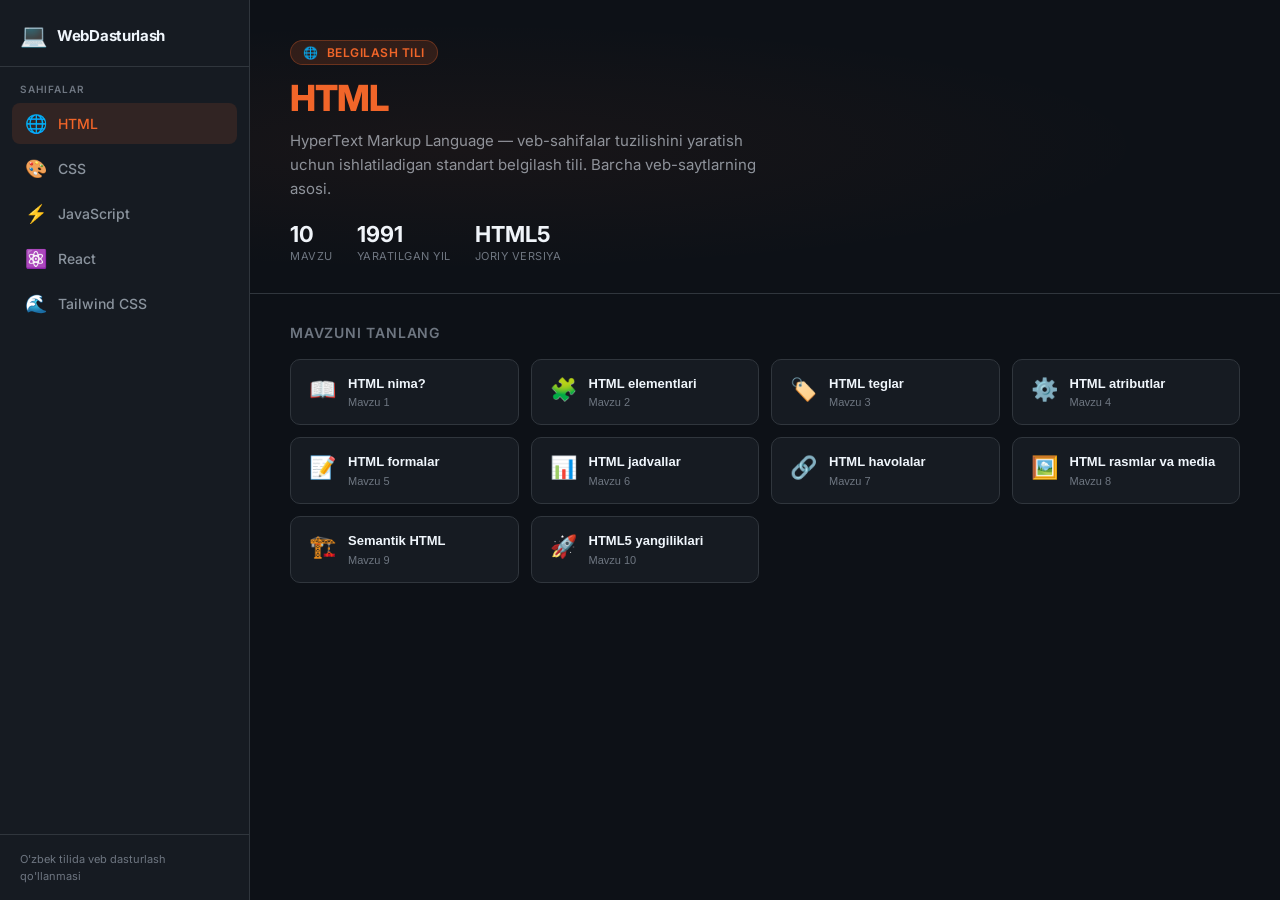
<file: index.html>
<!DOCTYPE html>
<html lang="uz">
<head>
  <meta charset="UTF-8">
  <meta name="viewport" content="width=device-width, initial-scale=1.0">
  <title>HTML — Web Dasturlash O'rganish</title>
  <link rel="stylesheet" href="styles.css">
</head>
<body class="page-html">
  <div class="app" id="app">

    <!-- ── CHAP SIDEBAR ── -->
    <nav class="left-sidebar">
      <div class="sidebar-logo">
        <span class="logo-icon">💻</span>
        <span class="logo-text">WebDasturlash</span>
      </div>
      <div class="sidebar-nav">
        <p class="nav-label">Sahifalar</p>
        <ul class="nav-links">
          <li>
            <a href="index.html" class="nav-link active">
              <span class="nav-link-icon">🌐</span>
              <span>HTML</span>
            </a>
          </li>
          <li>
            <a href="css.html" class="nav-link">
              <span class="nav-link-icon">🎨</span>
              <span>CSS</span>
            </a>
          </li>
          <li>
            <a href="js.html" class="nav-link">
              <span class="nav-link-icon">⚡</span>
              <span>JavaScript</span>
            </a>
          </li>
          <li>
            <a href="react.html" class="nav-link">
              <span class="nav-link-icon">⚛️</span>
              <span>React</span>
            </a>
          </li>
          <li>
            <a href="tailwind.html" class="nav-link">
              <span class="nav-link-icon">🌊</span>
              <span>Tailwind CSS</span>
            </a>
          </li>
        </ul>
      </div>
      <div class="sidebar-footer">
        O'zbek tilida veb dasturlash qo'llanmasi
      </div>
    </nav>

    <!-- ── ASOSIY KONTENT ── -->
    <main class="main-content">
      <div class="page-hero">
        <div class="hero-badge">
          <span>🌐</span> Belgilash tili
        </div>
        <h1 class="hero-title">HTML</h1>
        <p class="hero-sub">
          HyperText Markup Language — veb-sahifalar tuzilishini yaratish uchun ishlatiladigan standart belgilash tili. Barcha veb-saytlarning asosi.
        </p>
        <div class="hero-stats">
          <div class="stat">
            <span class="stat-num">10</span>
            <span class="stat-label">Mavzu</span>
          </div>
          <div class="stat">
            <span class="stat-num">1991</span>
            <span class="stat-label">Yaratilgan yil</span>
          </div>
          <div class="stat">
            <span class="stat-num">HTML5</span>
            <span class="stat-label">Joriy versiya</span>
          </div>
        </div>
      </div>

      <div class="topics-section">
        <h2 class="topics-heading">Mavzuni tanlang</h2>
        <div class="topics-grid" id="topicsGrid"></div>
      </div>
    </main>

    <!-- ── O'NG SIDEBAR ── -->
    <aside class="right-sidebar">
      <div class="right-empty" id="sidebarEmpty">
        <div class="right-empty-icon">👆</div>
        <div class="right-empty-title">Mavzu tanlang</div>
        <div class="right-empty-sub">Chap tarafdagi mavzulardan birini tanlang va batafsil ma'lumot o'qing</div>
      </div>
      <div class="right-content" id="sidebarContent" style="display:none">
        <div class="topic-hdr">
          <div class="topic-hdr-top">
            <div>
              <div class="topic-hdr-title" id="topicTitle"></div>
              <div class="topic-hdr-num">HTML mavzusi</div>
            </div>
            <button class="topic-hdr-close" onclick="closeSidebar()" title="Yopish">✕</button>
          </div>
          <button class="voice-btn" id="voiceBtn" onclick="toggleVoice()">
            <span>🔊</span>
            <span class="voice-text">Tinglash</span>
          </button>
          <div class="voice-settings">
            <span class="voice-settings-label">Ovoz:</span>
            <select class="voice-select" id="voiceSelect" onchange="changeVoice()">
              <option>Yuklanmoqda...</option>
            </select>
          </div>
        </div>
        <div class="topic-body" id="topicBody"></div>
      </div>
    </aside>

  </div>

  <script src="data.js"></script>
  <script src="app.js"></script>
  <script>initPage('html');</script>
</body>
</html>
</file>
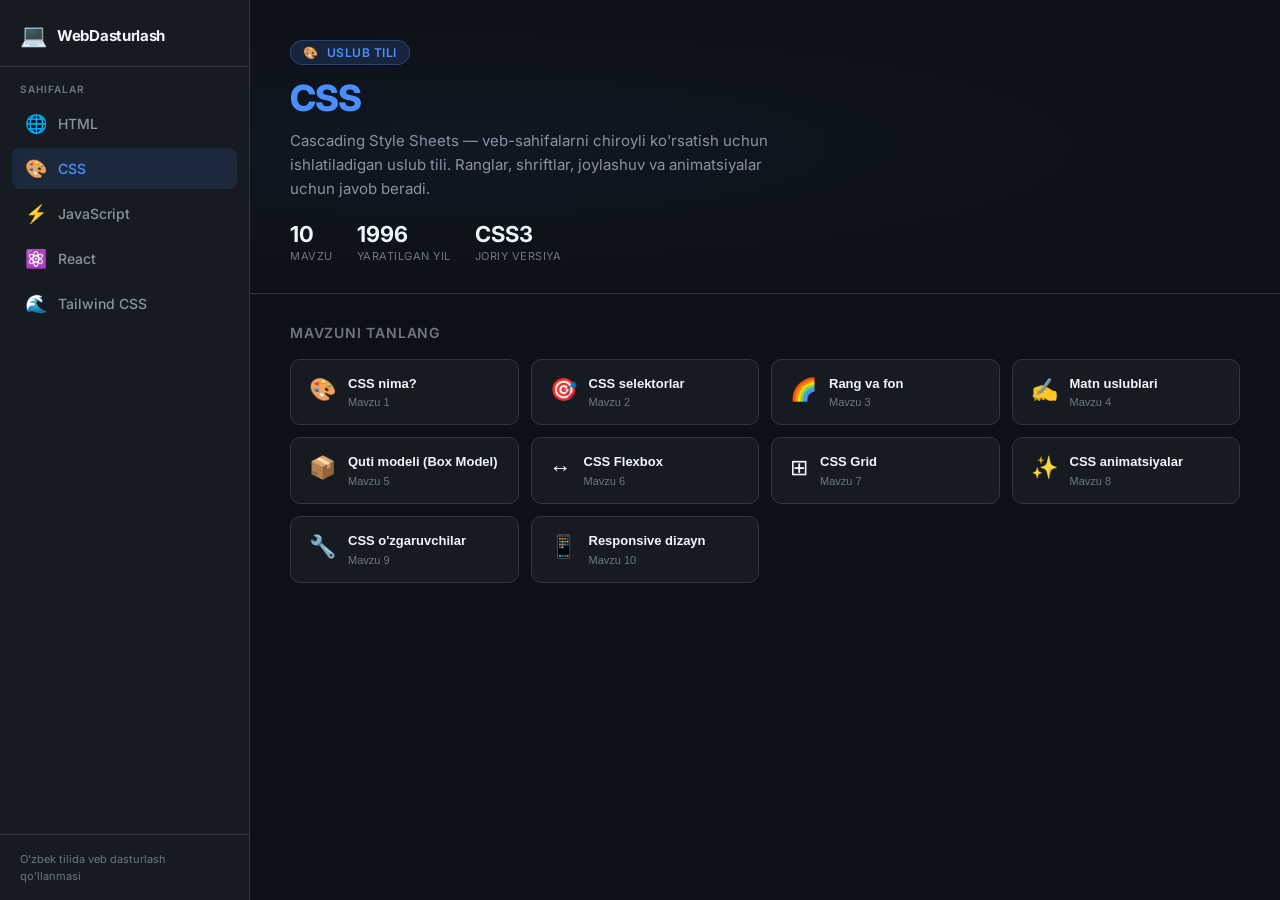
<file: css.html>
<!DOCTYPE html>
<html lang="uz">
<head>
  <meta charset="UTF-8">
  <meta name="viewport" content="width=device-width, initial-scale=1.0">
  <title>CSS — Web Dasturlash O'rganish</title>
  <link rel="stylesheet" href="styles.css">
</head>
<body class="page-css">
  <div class="app" id="app">

    <!-- ── CHAP SIDEBAR ── -->
    <nav class="left-sidebar">
      <div class="sidebar-logo">
        <span class="logo-icon">💻</span>
        <span class="logo-text">WebDasturlash</span>
      </div>
      <div class="sidebar-nav">
        <p class="nav-label">Sahifalar</p>
        <ul class="nav-links">
          <li>
            <a href="index.html" class="nav-link">
              <span class="nav-link-icon">🌐</span>
              <span>HTML</span>
            </a>
          </li>
          <li>
            <a href="css.html" class="nav-link active">
              <span class="nav-link-icon">🎨</span>
              <span>CSS</span>
            </a>
          </li>
          <li>
            <a href="js.html" class="nav-link">
              <span class="nav-link-icon">⚡</span>
              <span>JavaScript</span>
            </a>
          </li>
          <li>
            <a href="react.html" class="nav-link">
              <span class="nav-link-icon">⚛️</span>
              <span>React</span>
            </a>
          </li>
          <li>
            <a href="tailwind.html" class="nav-link">
              <span class="nav-link-icon">🌊</span>
              <span>Tailwind CSS</span>
            </a>
          </li>
        </ul>
      </div>
      <div class="sidebar-footer">
        O'zbek tilida veb dasturlash qo'llanmasi
      </div>
    </nav>

    <!-- ── ASOSIY KONTENT ── -->
    <main class="main-content">
      <div class="page-hero">
        <div class="hero-badge">
          <span>🎨</span> Uslub tili
        </div>
        <h1 class="hero-title">CSS</h1>
        <p class="hero-sub">
          Cascading Style Sheets — veb-sahifalarni chiroyli ko'rsatish uchun ishlatiladigan uslub tili. Ranglar, shriftlar, joylashuv va animatsiyalar uchun javob beradi.
        </p>
        <div class="hero-stats">
          <div class="stat">
            <span class="stat-num">10</span>
            <span class="stat-label">Mavzu</span>
          </div>
          <div class="stat">
            <span class="stat-num">1996</span>
            <span class="stat-label">Yaratilgan yil</span>
          </div>
          <div class="stat">
            <span class="stat-num">CSS3</span>
            <span class="stat-label">Joriy versiya</span>
          </div>
        </div>
      </div>

      <div class="topics-section">
        <h2 class="topics-heading">Mavzuni tanlang</h2>
        <div class="topics-grid" id="topicsGrid"></div>
      </div>
    </main>

    <!-- ── O'NG SIDEBAR ── -->
    <aside class="right-sidebar">
      <div class="right-empty" id="sidebarEmpty">
        <div class="right-empty-icon">👆</div>
        <div class="right-empty-title">Mavzu tanlang</div>
        <div class="right-empty-sub">Chap tarafdagi mavzulardan birini tanlang va batafsil ma'lumot o'qing</div>
      </div>
      <div class="right-content" id="sidebarContent" style="display:none">
        <div class="topic-hdr">
          <div class="topic-hdr-top">
            <div>
              <div class="topic-hdr-title" id="topicTitle"></div>
              <div class="topic-hdr-num">CSS mavzusi</div>
            </div>
            <button class="topic-hdr-close" onclick="closeSidebar()" title="Yopish">✕</button>
          </div>
          <button class="voice-btn" id="voiceBtn" onclick="toggleVoice()">
            <span>🔊</span>
            <span class="voice-text">Tinglash</span>
          </button>
          <div class="voice-settings">
            <span class="voice-settings-label">Ovoz:</span>
            <select class="voice-select" id="voiceSelect" onchange="changeVoice()">
              <option>Yuklanmoqda...</option>
            </select>
          </div>
        </div>
        <div class="topic-body" id="topicBody"></div>
      </div>
    </aside>

  </div>

  <script src="data.js"></script>
  <script src="app.js"></script>
  <script>initPage('css');</script>
</body>
</html>
</file>
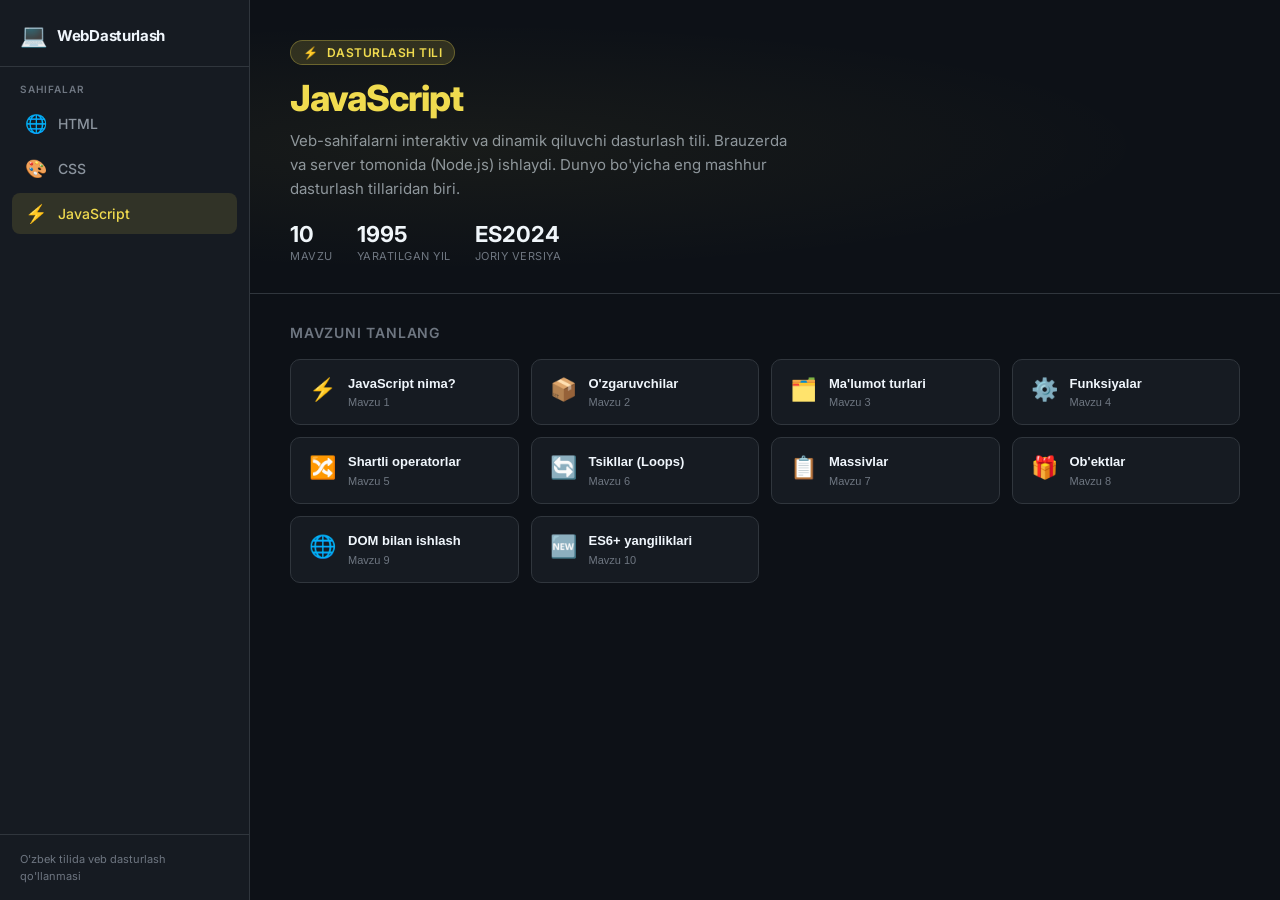
<file: js.html>
<!DOCTYPE html>
<html lang="uz">
<head>
  <meta charset="UTF-8">
  <meta name="viewport" content="width=device-width, initial-scale=1.0">
  <title>JavaScript — Web Dasturlash O'rganish</title>
  <link rel="stylesheet" href="styles.css">
</head>
<body class="page-js">
  <div class="app" id="app">

    <!-- ── CHAP SIDEBAR ── -->
    <nav class="left-sidebar">
      <div class="sidebar-logo">
        <span class="logo-icon">💻</span>
        <span class="logo-text">WebDasturlash</span>
      </div>
      <div class="sidebar-nav">
        <p class="nav-label">Sahifalar</p>
        <ul class="nav-links">
          <li>
            <a href="index.html" class="nav-link">
              <span class="nav-link-icon">🌐</span>
              <span>HTML</span>
            </a>
          </li>
          <li>
            <a href="css.html" class="nav-link">
              <span class="nav-link-icon">🎨</span>
              <span>CSS</span>
            </a>
          </li>
          <li>
            <a href="js.html" class="nav-link active">
              <span class="nav-link-icon">⚡</span>
              <span>JavaScript</span>
            </a>
          </li>
        </ul>
      </div>
      <div class="sidebar-footer">
        O'zbek tilida veb dasturlash qo'llanmasi
      </div>
    </nav>

    <!-- ── ASOSIY KONTENT ── -->
    <main class="main-content">
      <div class="page-hero">
        <div class="hero-badge">
          <span>⚡</span> Dasturlash tili
        </div>
        <h1 class="hero-title">JavaScript</h1>
        <p class="hero-sub">
          Veb-sahifalarni interaktiv va dinamik qiluvchi dasturlash tili. Brauzerda va server tomonida (Node.js) ishlaydi. Dunyo bo'yicha eng mashhur dasturlash tillaridan biri.
        </p>
        <div class="hero-stats">
          <div class="stat">
            <span class="stat-num">10</span>
            <span class="stat-label">Mavzu</span>
          </div>
          <div class="stat">
            <span class="stat-num">1995</span>
            <span class="stat-label">Yaratilgan yil</span>
          </div>
          <div class="stat">
            <span class="stat-num">ES2024</span>
            <span class="stat-label">Joriy versiya</span>
          </div>
        </div>
      </div>

      <div class="topics-section">
        <h2 class="topics-heading">Mavzuni tanlang</h2>
        <div class="topics-grid" id="topicsGrid"></div>
      </div>
    </main>

    <!-- ── O'NG SIDEBAR ── -->
    <aside class="right-sidebar">
      <div class="right-empty" id="sidebarEmpty">
        <div class="right-empty-icon">👆</div>
        <div class="right-empty-title">Mavzu tanlang</div>
        <div class="right-empty-sub">Chap tarafdagi mavzulardan birini tanlang va batafsil ma'lumot o'qing</div>
      </div>
      <div class="right-content" id="sidebarContent" style="display:none">
        <div class="topic-hdr">
          <div class="topic-hdr-top">
            <div>
              <div class="topic-hdr-title" id="topicTitle"></div>
              <div class="topic-hdr-num">JavaScript mavzusi</div>
            </div>
            <button class="topic-hdr-close" onclick="closeSidebar()" title="Yopish">✕</button>
          </div>
          <button class="voice-btn" id="voiceBtn" onclick="toggleVoice()">
            <span>🔊</span>
            <span class="voice-text">Tinglash</span>
          </button>
          <div class="voice-settings">
            <span class="voice-settings-label">Ovoz:</span>
            <select class="voice-select" id="voiceSelect" onchange="changeVoice()">
              <option>Yuklanmoqda...</option>
            </select>
          </div>
        </div>
        <div class="topic-body" id="topicBody"></div>
      </div>
    </aside>

  </div>

  <script src="data.js"></script>
  <script src="app.js"></script>
  <script>initPage('js');</script>
</body>
</html>
</file>
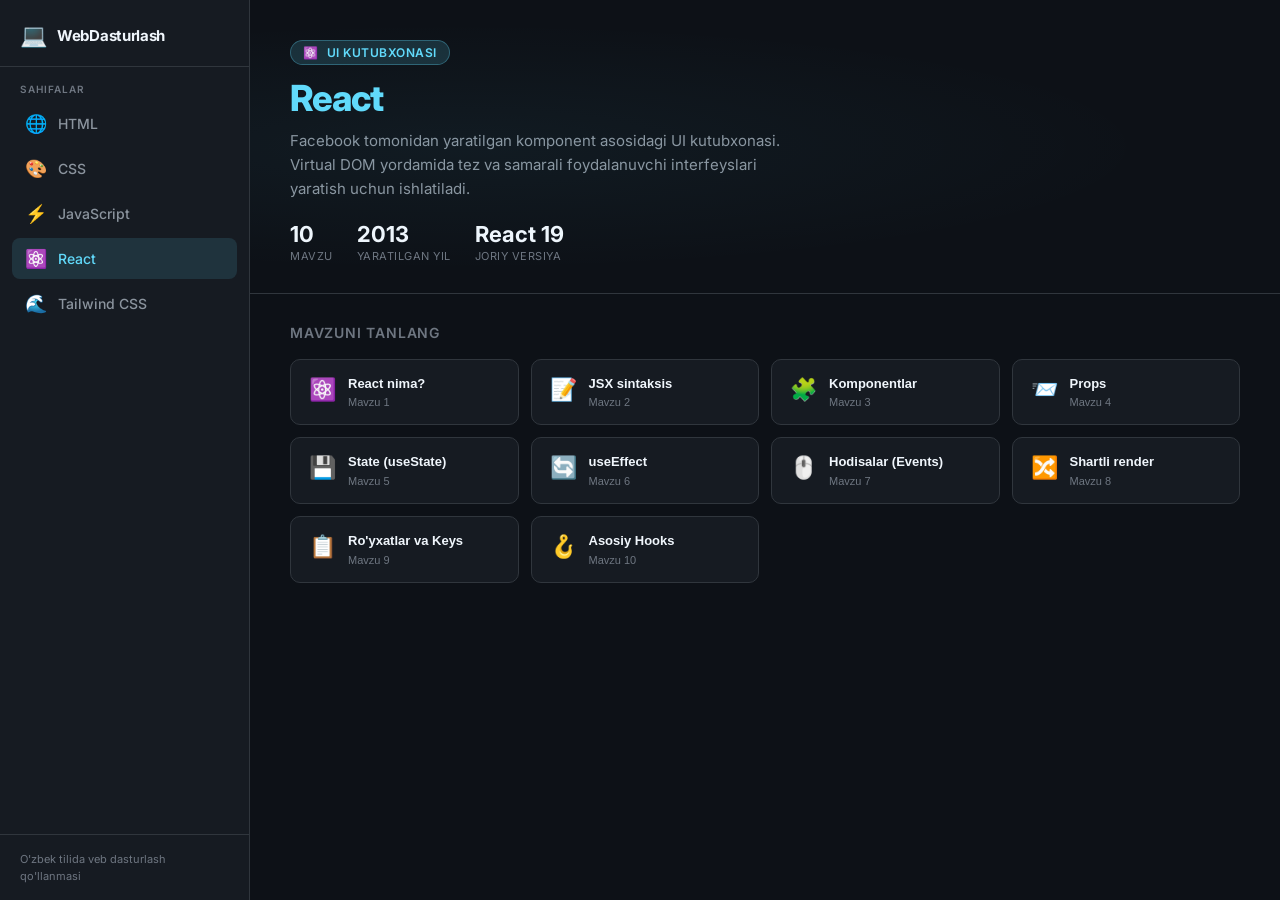
<file: react.html>
<!DOCTYPE html>
<html lang="uz">
<head>
  <meta charset="UTF-8">
  <meta name="viewport" content="width=device-width, initial-scale=1.0">
  <title>React — Web Dasturlash O'rganish</title>
  <link rel="stylesheet" href="styles.css">
</head>
<body class="page-react">
  <div class="app" id="app">

    <!-- ── CHAP SIDEBAR ── -->
    <nav class="left-sidebar">
      <div class="sidebar-logo">
        <span class="logo-icon">💻</span>
        <span class="logo-text">WebDasturlash</span>
      </div>
      <div class="sidebar-nav">
        <p class="nav-label">Sahifalar</p>
        <ul class="nav-links">
          <li>
            <a href="index.html" class="nav-link">
              <span class="nav-link-icon">🌐</span>
              <span>HTML</span>
            </a>
          </li>
          <li>
            <a href="css.html" class="nav-link">
              <span class="nav-link-icon">🎨</span>
              <span>CSS</span>
            </a>
          </li>
          <li>
            <a href="js.html" class="nav-link">
              <span class="nav-link-icon">⚡</span>
              <span>JavaScript</span>
            </a>
          </li>
          <li>
            <a href="react.html" class="nav-link active">
              <span class="nav-link-icon">⚛️</span>
              <span>React</span>
            </a>
          </li>
          <li>
            <a href="tailwind.html" class="nav-link">
              <span class="nav-link-icon">🌊</span>
              <span>Tailwind CSS</span>
            </a>
          </li>
        </ul>
      </div>
      <div class="sidebar-footer">
        O'zbek tilida veb dasturlash qo'llanmasi
      </div>
    </nav>

    <!-- ── ASOSIY KONTENT ── -->
    <main class="main-content">
      <div class="page-hero">
        <div class="hero-badge">
          <span>⚛️</span> UI kutubxonasi
        </div>
        <h1 class="hero-title">React</h1>
        <p class="hero-sub">
          Facebook tomonidan yaratilgan komponent asosidagi UI kutubxonasi. Virtual DOM yordamida tez va samarali foydalanuvchi interfeyslari yaratish uchun ishlatiladi.
        </p>
        <div class="hero-stats">
          <div class="stat">
            <span class="stat-num">10</span>
            <span class="stat-label">Mavzu</span>
          </div>
          <div class="stat">
            <span class="stat-num">2013</span>
            <span class="stat-label">Yaratilgan yil</span>
          </div>
          <div class="stat">
            <span class="stat-num">React 19</span>
            <span class="stat-label">Joriy versiya</span>
          </div>
        </div>
      </div>

      <div class="topics-section">
        <h2 class="topics-heading">Mavzuni tanlang</h2>
        <div class="topics-grid" id="topicsGrid"></div>
      </div>
    </main>

    <!-- ── O'NG SIDEBAR ── -->
    <aside class="right-sidebar">
      <div class="right-empty" id="sidebarEmpty">
        <div class="right-empty-icon">👆</div>
        <div class="right-empty-title">Mavzu tanlang</div>
        <div class="right-empty-sub">Chap tarafdagi mavzulardan birini tanlang va batafsil ma'lumot o'qing</div>
      </div>
      <div class="right-content" id="sidebarContent" style="display:none">
        <div class="topic-hdr">
          <div class="topic-hdr-top">
            <div>
              <div class="topic-hdr-title" id="topicTitle"></div>
              <div class="topic-hdr-num">React mavzusi</div>
            </div>
            <button class="topic-hdr-close" onclick="closeSidebar()" title="Yopish">✕</button>
          </div>
          <button class="voice-btn" id="voiceBtn" onclick="toggleVoice()">
            <span>🔊</span>
            <span class="voice-text">Tinglash</span>
          </button>
          <div class="voice-settings">
            <span class="voice-settings-label">Ovoz:</span>
            <select class="voice-select" id="voiceSelect" onchange="changeVoice()">
              <option>Yuklanmoqda...</option>
            </select>
          </div>
        </div>
        <div class="topic-body" id="topicBody"></div>
      </div>
    </aside>

  </div>

  <script src="data.js"></script>
  <script src="app.js"></script>
  <script>initPage('react');</script>
</body>
</html>
</file>
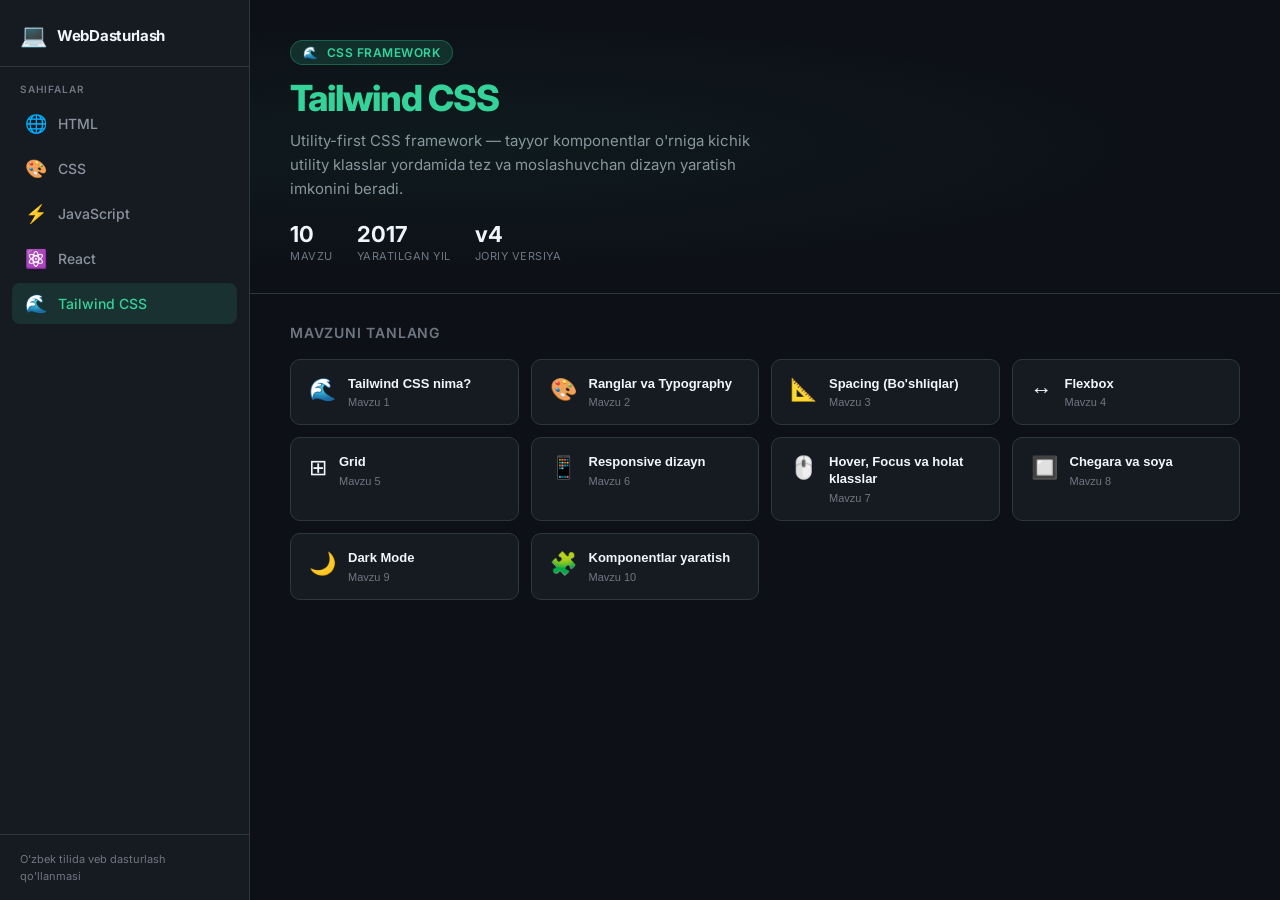
<file: tailwind.html>
<!DOCTYPE html>
<html lang="uz">
<head>
  <meta charset="UTF-8">
  <meta name="viewport" content="width=device-width, initial-scale=1.0">
  <title>Tailwind CSS — Web Dasturlash O'rganish</title>
  <link rel="stylesheet" href="styles.css">
</head>
<body class="page-tw">
  <div class="app" id="app">

    <!-- ── CHAP SIDEBAR ── -->
    <nav class="left-sidebar">
      <div class="sidebar-logo">
        <span class="logo-icon">💻</span>
        <span class="logo-text">WebDasturlash</span>
      </div>
      <div class="sidebar-nav">
        <p class="nav-label">Sahifalar</p>
        <ul class="nav-links">
          <li>
            <a href="index.html" class="nav-link">
              <span class="nav-link-icon">🌐</span>
              <span>HTML</span>
            </a>
          </li>
          <li>
            <a href="css.html" class="nav-link">
              <span class="nav-link-icon">🎨</span>
              <span>CSS</span>
            </a>
          </li>
          <li>
            <a href="js.html" class="nav-link">
              <span class="nav-link-icon">⚡</span>
              <span>JavaScript</span>
            </a>
          </li>
          <li>
            <a href="react.html" class="nav-link">
              <span class="nav-link-icon">⚛️</span>
              <span>React</span>
            </a>
          </li>
          <li>
            <a href="tailwind.html" class="nav-link active">
              <span class="nav-link-icon">🌊</span>
              <span>Tailwind CSS</span>
            </a>
          </li>
        </ul>
      </div>
      <div class="sidebar-footer">
        O'zbek tilida veb dasturlash qo'llanmasi
      </div>
    </nav>

    <!-- ── ASOSIY KONTENT ── -->
    <main class="main-content">
      <div class="page-hero">
        <div class="hero-badge">
          <span>🌊</span> CSS Framework
        </div>
        <h1 class="hero-title">Tailwind CSS</h1>
        <p class="hero-sub">
          Utility-first CSS framework — tayyor komponentlar o'rniga kichik utility klasslar yordamida tez va moslashuvchan dizayn yaratish imkonini beradi.
        </p>
        <div class="hero-stats">
          <div class="stat">
            <span class="stat-num">10</span>
            <span class="stat-label">Mavzu</span>
          </div>
          <div class="stat">
            <span class="stat-num">2017</span>
            <span class="stat-label">Yaratilgan yil</span>
          </div>
          <div class="stat">
            <span class="stat-num">v4</span>
            <span class="stat-label">Joriy versiya</span>
          </div>
        </div>
      </div>

      <div class="topics-section">
        <h2 class="topics-heading">Mavzuni tanlang</h2>
        <div class="topics-grid" id="topicsGrid"></div>
      </div>
    </main>

    <!-- ── O'NG SIDEBAR ── -->
    <aside class="right-sidebar">
      <div class="right-empty" id="sidebarEmpty">
        <div class="right-empty-icon">👆</div>
        <div class="right-empty-title">Mavzu tanlang</div>
        <div class="right-empty-sub">Chap tarafdagi mavzulardan birini tanlang va batafsil ma'lumot o'qing</div>
      </div>
      <div class="right-content" id="sidebarContent" style="display:none">
        <div class="topic-hdr">
          <div class="topic-hdr-top">
            <div>
              <div class="topic-hdr-title" id="topicTitle"></div>
              <div class="topic-hdr-num">Tailwind CSS mavzusi</div>
            </div>
            <button class="topic-hdr-close" onclick="closeSidebar()" title="Yopish">✕</button>
          </div>
          <button class="voice-btn" id="voiceBtn" onclick="toggleVoice()">
            <span>🔊</span>
            <span class="voice-text">Tinglash</span>
          </button>
          <div class="voice-settings">
            <span class="voice-settings-label">Ovoz:</span>
            <select class="voice-select" id="voiceSelect" onchange="changeVoice()">
              <option>Yuklanmoqda...</option>
            </select>
          </div>
        </div>
        <div class="topic-body" id="topicBody"></div>
      </div>
    </aside>

  </div>

  <script src="data.js"></script>
  <script src="app.js"></script>
  <script>initPage('tailwind');</script>
</body>
</html>
</file>
<file: styles.css>
@import url('https://fonts.googleapis.com/css2?family=Inter:wght@300;400;500;600;700&family=Fira+Code:wght@400;500&display=swap');

:root {
  --left-w: 250px;
  --right-w: 420px;
  --bg: #0d1117;
  --bg-card: #161b22;
  --bg-hover: #1f2937;
  --border: #30363d;
  --text-1: #f0f6fc;
  --text-2: #8b949e;
  --text-3: #6e7681;
  --html-clr: #f16529;
  --html-dark: #e44d26;
  --css-clr: #4a8fff;
  --css-dark: #264de4;
  --js-clr: #f0db4f;
  --js-dark: #c9b800;
  --react-clr: #61dafb;
  --react-dark: #0ea5e9;
  --tw-clr: #34d399;
  --tw-dark: #059669;
  --radius: 10px;
  --shadow: 0 4px 24px rgba(0,0,0,0.4);
}

* { margin: 0; padding: 0; box-sizing: border-box; }

html { font-size: 16px; }

body {
  font-family: 'Inter', sans-serif;
  background: var(--bg);
  color: var(--text-1);
  height: 100vh;
  overflow: hidden;
}

/* ─── APP GRID ─── */
.app {
  display: grid;
  grid-template-columns: var(--left-w) 1fr 0px;
  grid-template-rows: 100vh;
  height: 100vh;
  transition: grid-template-columns 0.35s cubic-bezier(.4,0,.2,1);
}

.app.right-open {
  grid-template-columns: var(--left-w) 1fr var(--right-w);
}

/* ─── LEFT SIDEBAR ─── */
.left-sidebar {
  background: var(--bg-card);
  border-right: 1px solid var(--border);
  display: flex;
  flex-direction: column;
  overflow: hidden;
  z-index: 10;
}

.sidebar-logo {
  display: flex;
  align-items: center;
  gap: 10px;
  padding: 22px 20px 18px;
  border-bottom: 1px solid var(--border);
}

.logo-icon { font-size: 22px; }

.logo-text {
  font-size: 15px;
  font-weight: 700;
  color: var(--text-1);
  letter-spacing: -0.3px;
}

.sidebar-nav {
  padding: 16px 12px;
  flex: 1;
  overflow-y: auto;
}

.nav-label {
  font-size: 10px;
  font-weight: 600;
  text-transform: uppercase;
  letter-spacing: 1px;
  color: var(--text-3);
  padding: 0 8px;
  margin-bottom: 8px;
}

.nav-links { list-style: none; display: flex; flex-direction: column; gap: 4px; }

.nav-link {
  display: flex;
  align-items: center;
  gap: 10px;
  padding: 10px 12px;
  border-radius: 8px;
  text-decoration: none;
  color: var(--text-2);
  font-size: 14px;
  font-weight: 500;
  transition: all 0.2s;
  position: relative;
}

.nav-link:hover { background: var(--bg-hover); color: var(--text-1); }

.nav-link-icon { font-size: 18px; width: 24px; text-align: center; }

/* Page-specific active states */
.page-html .nav-link.active,
.page-html .nav-link:hover { color: var(--html-clr); }
.page-html .nav-link.active { background: rgba(241,101,41,0.12); }

.page-css .nav-link.active,
.page-css .nav-link:hover { color: var(--css-clr); }
.page-css .nav-link.active { background: rgba(74,143,255,0.12); }

.page-js .nav-link.active,
.page-js .nav-link:hover { color: var(--js-clr); }
.page-js .nav-link.active { background: rgba(240,219,79,0.12); }

.page-react .nav-link.active,
.page-react .nav-link:hover { color: var(--react-clr); }
.page-react .nav-link.active { background: rgba(97,218,251,0.12); }

.page-tw .nav-link.active,
.page-tw .nav-link:hover { color: var(--tw-clr); }
.page-tw .nav-link.active { background: rgba(52,211,153,0.12); }

.sidebar-footer {
  padding: 16px 20px;
  border-top: 1px solid var(--border);
  font-size: 11px;
  color: var(--text-3);
  line-height: 1.5;
}

/* ─── MAIN CONTENT ─── */
.main-content {
  overflow-y: auto;
  padding: 0;
  display: flex;
  flex-direction: column;
}

/* Page Hero */
.page-hero {
  padding: 40px 40px 30px;
  border-bottom: 1px solid var(--border);
  position: relative;
  overflow: hidden;
}

.page-hero::before {
  content: '';
  position: absolute;
  inset: 0;
  opacity: 0.05;
  pointer-events: none;
}

.page-html .page-hero::before { background: radial-gradient(ellipse at 20% 50%, var(--html-clr), transparent 60%); }
.page-css .page-hero::before { background: radial-gradient(ellipse at 20% 50%, var(--css-clr), transparent 60%); }
.page-js .page-hero::before { background: radial-gradient(ellipse at 20% 50%, var(--js-clr), transparent 60%); }
.page-react .page-hero::before { background: radial-gradient(ellipse at 20% 50%, var(--react-clr), transparent 60%); }
.page-tw .page-hero::before { background: radial-gradient(ellipse at 20% 50%, var(--tw-clr), transparent 60%); }

.hero-badge {
  display: inline-flex;
  align-items: center;
  gap: 8px;
  padding: 4px 12px;
  border-radius: 100px;
  font-size: 12px;
  font-weight: 600;
  text-transform: uppercase;
  letter-spacing: 0.5px;
  margin-bottom: 14px;
}

.page-html .hero-badge { background: rgba(241,101,41,0.15); color: var(--html-clr); border: 1px solid rgba(241,101,41,0.3); }
.page-css .hero-badge { background: rgba(74,143,255,0.15); color: var(--css-clr); border: 1px solid rgba(74,143,255,0.3); }
.page-js .hero-badge { background: rgba(240,219,79,0.15); color: var(--js-clr); border: 1px solid rgba(240,219,79,0.3); }
.page-react .hero-badge { background: rgba(97,218,251,0.15); color: var(--react-clr); border: 1px solid rgba(97,218,251,0.3); }
.page-tw .hero-badge { background: rgba(52,211,153,0.15); color: var(--tw-clr); border: 1px solid rgba(52,211,153,0.3); }

.hero-title {
  font-size: 36px;
  font-weight: 800;
  letter-spacing: -1px;
  margin-bottom: 10px;
  line-height: 1.1;
}

.page-html .hero-title { color: var(--html-clr); }
.page-css .hero-title { color: var(--css-clr); }
.page-js .hero-title { color: var(--js-clr); }
.page-react .hero-title { color: var(--react-clr); }
.page-tw .hero-title { color: var(--tw-clr); }

.hero-sub {
  font-size: 15px;
  color: var(--text-2);
  max-width: 500px;
  line-height: 1.6;
}

.hero-stats {
  display: flex;
  gap: 24px;
  margin-top: 20px;
}

.stat {
  display: flex;
  flex-direction: column;
  gap: 2px;
}

.stat-num {
  font-size: 22px;
  font-weight: 700;
  color: var(--text-1);
}

.stat-label { font-size: 11px; color: var(--text-3); text-transform: uppercase; letter-spacing: 0.5px; }

/* Topics Section */
.topics-section { padding: 30px 40px; flex: 1; }

.topics-heading {
  font-size: 14px;
  font-weight: 600;
  color: var(--text-3);
  text-transform: uppercase;
  letter-spacing: 0.8px;
  margin-bottom: 18px;
}

.topics-grid {
  display: grid;
  grid-template-columns: repeat(auto-fill, minmax(200px, 1fr));
  gap: 12px;
}

.topic-btn {
  background: var(--bg-card);
  border: 1px solid var(--border);
  border-radius: var(--radius);
  padding: 16px 18px;
  cursor: pointer;
  display: flex;
  align-items: flex-start;
  gap: 12px;
  text-align: left;
  transition: all 0.2s;
  color: var(--text-1);
  position: relative;
  overflow: hidden;
}

.topic-btn::before {
  content: '';
  position: absolute;
  left: 0; top: 0; bottom: 0;
  width: 3px;
  border-radius: 3px 0 0 3px;
  opacity: 0;
  transition: opacity 0.2s;
}

.page-html .topic-btn::before { background: var(--html-clr); }
.page-css .topic-btn::before { background: var(--css-clr); }
.page-js .topic-btn::before { background: var(--js-clr); }
.page-react .topic-btn::before { background: var(--react-clr); }
.page-tw .topic-btn::before { background: var(--tw-clr); }

.topic-btn:hover {
  border-color: transparent;
  transform: translateY(-2px);
  box-shadow: var(--shadow);
}

.topic-btn:hover::before { opacity: 1; }

.page-html .topic-btn:hover { background: rgba(241,101,41,0.08); }
.page-css .topic-btn:hover { background: rgba(74,143,255,0.08); }
.page-js .topic-btn:hover { background: rgba(240,219,79,0.08); }
.page-react .topic-btn:hover { background: rgba(97,218,251,0.08); }
.page-tw .topic-btn:hover { background: rgba(52,211,153,0.08); }

.topic-btn.active::before { opacity: 1; }
.page-html .topic-btn.active { background: rgba(241,101,41,0.12); border-color: rgba(241,101,41,0.3); }
.page-css .topic-btn.active { background: rgba(74,143,255,0.12); border-color: rgba(74,143,255,0.3); }
.page-js .topic-btn.active { background: rgba(240,219,79,0.12); border-color: rgba(240,219,79,0.3); }
.page-react .topic-btn.active { background: rgba(97,218,251,0.12); border-color: rgba(97,218,251,0.3); }
.page-tw .topic-btn.active { background: rgba(52,211,153,0.12); border-color: rgba(52,211,153,0.3); }

.topic-btn-icon { font-size: 22px; flex-shrink: 0; margin-top: 1px; }

.topic-btn-text { flex: 1; }

.topic-btn-title { font-size: 13px; font-weight: 600; line-height: 1.3; margin-bottom: 4px; }

.topic-btn-num {
  font-size: 11px;
  color: var(--text-3);
}

/* ─── RIGHT SIDEBAR ─── */
.right-sidebar {
  background: var(--bg-card);
  border-left: 1px solid var(--border);
  display: flex;
  flex-direction: column;
  overflow: hidden;
  position: relative;
}

.right-empty {
  display: flex;
  flex-direction: column;
  align-items: center;
  justify-content: center;
  height: 100%;
  gap: 12px;
  color: var(--text-3);
  padding: 40px;
  text-align: center;
}

.right-empty-icon { font-size: 48px; opacity: 0.4; }
.right-empty-title { font-size: 15px; font-weight: 600; color: var(--text-2); }
.right-empty-sub { font-size: 13px; line-height: 1.5; }

.right-content {
  display: flex;
  flex-direction: column;
  height: 100%;
  overflow: hidden;
}

/* Topic Header in Right Sidebar */
.topic-hdr {
  padding: 20px 20px 16px;
  border-bottom: 1px solid var(--border);
  flex-shrink: 0;
}

.topic-hdr-top {
  display: flex;
  align-items: center;
  justify-content: space-between;
  gap: 10px;
  margin-bottom: 12px;
}

.topic-hdr-icon { font-size: 28px; }

.topic-hdr-close {
  background: none;
  border: 1px solid var(--border);
  color: var(--text-2);
  width: 30px;
  height: 30px;
  border-radius: 6px;
  cursor: pointer;
  font-size: 14px;
  display: flex;
  align-items: center;
  justify-content: center;
  transition: all 0.2s;
  flex-shrink: 0;
}

.topic-hdr-close:hover { background: var(--bg-hover); color: var(--text-1); }

.topic-hdr-title {
  font-size: 18px;
  font-weight: 700;
  line-height: 1.3;
  margin-bottom: 4px;
}

.topic-hdr-num { font-size: 12px; color: var(--text-3); }

/* Voice Button */
.voice-btn {
  display: flex;
  align-items: center;
  gap: 8px;
  padding: 8px 14px;
  border-radius: 8px;
  border: none;
  cursor: pointer;
  font-size: 13px;
  font-weight: 600;
  font-family: 'Inter', sans-serif;
  transition: all 0.2s;
  margin-top: 4px;
  width: 100%;
  justify-content: center;
}

.page-html .voice-btn { background: rgba(241,101,41,0.15); color: var(--html-clr); }
.page-html .voice-btn:hover { background: rgba(241,101,41,0.25); }
.page-html .voice-btn.playing { background: var(--html-clr); color: #fff; }

.page-css .voice-btn { background: rgba(74,143,255,0.15); color: var(--css-clr); }
.page-css .voice-btn:hover { background: rgba(74,143,255,0.25); }
.page-css .voice-btn.playing { background: var(--css-clr); color: #fff; }

.page-js .voice-btn { background: rgba(240,219,79,0.15); color: var(--js-clr); }
.page-js .voice-btn:hover { background: rgba(240,219,79,0.25); }
.page-js .voice-btn.playing { background: var(--js-dark); color: #fff; }

.page-react .voice-btn { background: rgba(97,218,251,0.15); color: var(--react-clr); }
.page-react .voice-btn:hover { background: rgba(97,218,251,0.25); }
.page-react .voice-btn.playing { background: var(--react-dark); color: #fff; }

.page-tw .voice-btn { background: rgba(52,211,153,0.15); color: var(--tw-clr); }
.page-tw .voice-btn:hover { background: rgba(52,211,153,0.25); }
.page-tw .voice-btn.playing { background: var(--tw-dark); color: #fff; }

.voice-pulse {
  width: 8px; height: 8px;
  border-radius: 50%;
  background: currentColor;
  animation: pulse 0.8s ease-in-out infinite;
  display: none;
}

.voice-btn.playing .voice-pulse { display: block; }
.voice-btn.playing .voice-static { display: none; }

@keyframes pulse {
  0%, 100% { transform: scale(1); opacity: 1; }
  50% { transform: scale(1.4); opacity: 0.6; }
}

/* Voice Selector */
.voice-settings {
  display: flex;
  align-items: center;
  gap: 8px;
  margin-top: 10px;
  padding-top: 10px;
  border-top: 1px solid var(--border);
}

.voice-settings-label {
  font-size: 11px;
  font-weight: 600;
  color: var(--text-3);
  white-space: nowrap;
  text-transform: uppercase;
  letter-spacing: 0.5px;
}

.voice-select {
  flex: 1;
  background: var(--bg);
  border: 1px solid var(--border);
  color: var(--text-2);
  border-radius: 7px;
  padding: 6px 28px 6px 10px;
  font-size: 12px;
  font-family: 'Inter', sans-serif;
  cursor: pointer;
  outline: none;
  appearance: none;
  -webkit-appearance: none;
  background-image: url("data:image/svg+xml,%3Csvg xmlns='http://www.w3.org/2000/svg' width='12' height='12' viewBox='0 0 24 24' fill='none' stroke='%236e7681' stroke-width='2.5'%3E%3Cpolyline points='6 9 12 15 18 9'/%3E%3C/svg%3E");
  background-repeat: no-repeat;
  background-position: right 8px center;
  min-width: 0;
  transition: border-color 0.2s, color 0.2s;
  max-width: 100%;
  overflow: hidden;
  text-overflow: ellipsis;
}

.voice-select:hover { border-color: var(--text-3); color: var(--text-1); }

.page-html .voice-select:focus { border-color: var(--html-clr); box-shadow: 0 0 0 2px rgba(241,101,41,0.15); }
.page-css .voice-select:focus  { border-color: var(--css-clr);  box-shadow: 0 0 0 2px rgba(74,143,255,0.15); }
.page-js .voice-select:focus   { border-color: var(--js-clr);   box-shadow: 0 0 0 2px rgba(240,219,79,0.15); }
.page-react .voice-select:focus { border-color: var(--react-clr); box-shadow: 0 0 0 2px rgba(97,218,251,0.15); }
.page-tw .voice-select:focus    { border-color: var(--tw-clr);   box-shadow: 0 0 0 2px rgba(52,211,153,0.15); }

.voice-select option {
  background: #1e293b;
  color: var(--text-1);
  padding: 4px;
}

/* Topic Body */
.topic-body {
  flex: 1;
  overflow-y: auto;
  padding: 20px;
  scrollbar-width: thin;
  scrollbar-color: var(--border) transparent;
}

.topic-body::-webkit-scrollbar { width: 5px; }
.topic-body::-webkit-scrollbar-track { background: transparent; }
.topic-body::-webkit-scrollbar-thumb { background: var(--border); border-radius: 10px; }

/* Content Styles inside topic-body */
.topic-body h3 {
  font-size: 15px;
  font-weight: 700;
  margin: 20px 0 10px;
  padding-bottom: 6px;
  border-bottom: 1px solid var(--border);
}

.page-html .topic-body h3 { color: var(--html-clr); border-color: rgba(241,101,41,0.2); }
.page-css .topic-body h3 { color: var(--css-clr); border-color: rgba(74,143,255,0.2); }
.page-js .topic-body h3 { color: var(--js-clr); border-color: rgba(240,219,79,0.2); }
.page-react .topic-body h3 { color: var(--react-clr); border-color: rgba(97,218,251,0.2); }
.page-tw .topic-body h3 { color: var(--tw-clr); border-color: rgba(52,211,153,0.2); }

.topic-body h3:first-child { margin-top: 0; }

.topic-body p {
  font-size: 13.5px;
  line-height: 1.75;
  color: var(--text-2);
  margin-bottom: 12px;
}

.topic-body ul, .topic-body ol {
  padding-left: 20px;
  margin-bottom: 14px;
}

.topic-body li {
  font-size: 13.5px;
  color: var(--text-2);
  line-height: 1.7;
  margin-bottom: 4px;
}

.topic-body strong { color: var(--text-1); font-weight: 600; }

.topic-body code {
  font-family: 'Fira Code', monospace;
  font-size: 12px;
  background: rgba(255,255,255,0.06);
  padding: 2px 6px;
  border-radius: 4px;
  color: var(--text-1);
}

.topic-body pre {
  background: #0a0d12;
  border: 1px solid var(--border);
  border-radius: 8px;
  padding: 16px;
  overflow-x: auto;
  margin: 14px 0;
  position: relative;
}

.topic-body pre code {
  background: none;
  padding: 0;
  font-size: 12.5px;
  line-height: 1.7;
  color: #e6edf3;
}

.code-lang {
  position: absolute;
  top: 8px;
  right: 10px;
  font-size: 10px;
  color: var(--text-3);
  font-family: 'Fira Code', monospace;
  text-transform: uppercase;
}

.info-box {
  background: rgba(255,255,255,0.04);
  border-left: 3px solid;
  border-radius: 0 8px 8px 0;
  padding: 12px 14px;
  margin: 14px 0;
  font-size: 13px;
  line-height: 1.65;
  color: var(--text-2);
}

.page-html .info-box { border-color: var(--html-clr); background: rgba(241,101,41,0.06); }
.page-css .info-box { border-color: var(--css-clr); background: rgba(74,143,255,0.06); }
.page-js .info-box { border-color: var(--js-clr); background: rgba(240,219,79,0.06); }
.page-react .info-box { border-color: var(--react-clr); background: rgba(97,218,251,0.06); }
.page-tw .info-box { border-color: var(--tw-clr); background: rgba(52,211,153,0.06); }

.tag-list {
  display: flex;
  flex-wrap: wrap;
  gap: 6px;
  margin: 10px 0 14px;
}

.tag {
  padding: 3px 10px;
  border-radius: 100px;
  font-size: 11px;
  font-weight: 600;
  font-family: 'Fira Code', monospace;
}

.page-html .tag { background: rgba(241,101,41,0.12); color: var(--html-clr); border: 1px solid rgba(241,101,41,0.25); }
.page-css .tag { background: rgba(74,143,255,0.12); color: var(--css-clr); border: 1px solid rgba(74,143,255,0.25); }
.page-js .tag { background: rgba(240,219,79,0.12); color: var(--js-clr); border: 1px solid rgba(240,219,79,0.25); }
.page-react .tag { background: rgba(97,218,251,0.12); color: var(--react-clr); border: 1px solid rgba(97,218,251,0.25); }
.page-tw .tag { background: rgba(52,211,153,0.12); color: var(--tw-clr); border: 1px solid rgba(52,211,153,0.25); }

/* Scrollbar for main content */
.main-content::-webkit-scrollbar { width: 5px; }
.main-content::-webkit-scrollbar-track { background: transparent; }
.main-content::-webkit-scrollbar-thumb { background: var(--border); border-radius: 10px; }
.main-content { scrollbar-width: thin; scrollbar-color: var(--border) transparent; }

/* Responsive */
@media (max-width: 1000px) {
  :root { --right-w: 360px; }
}

@media (max-width: 768px) {
  .app { grid-template-columns: 0px 1fr 0px; }
  .left-sidebar { position: fixed; left: -250px; top: 0; height: 100vh; transition: left 0.3s; z-index: 100; }
  .left-sidebar.open { left: 0; }
}
</file>
